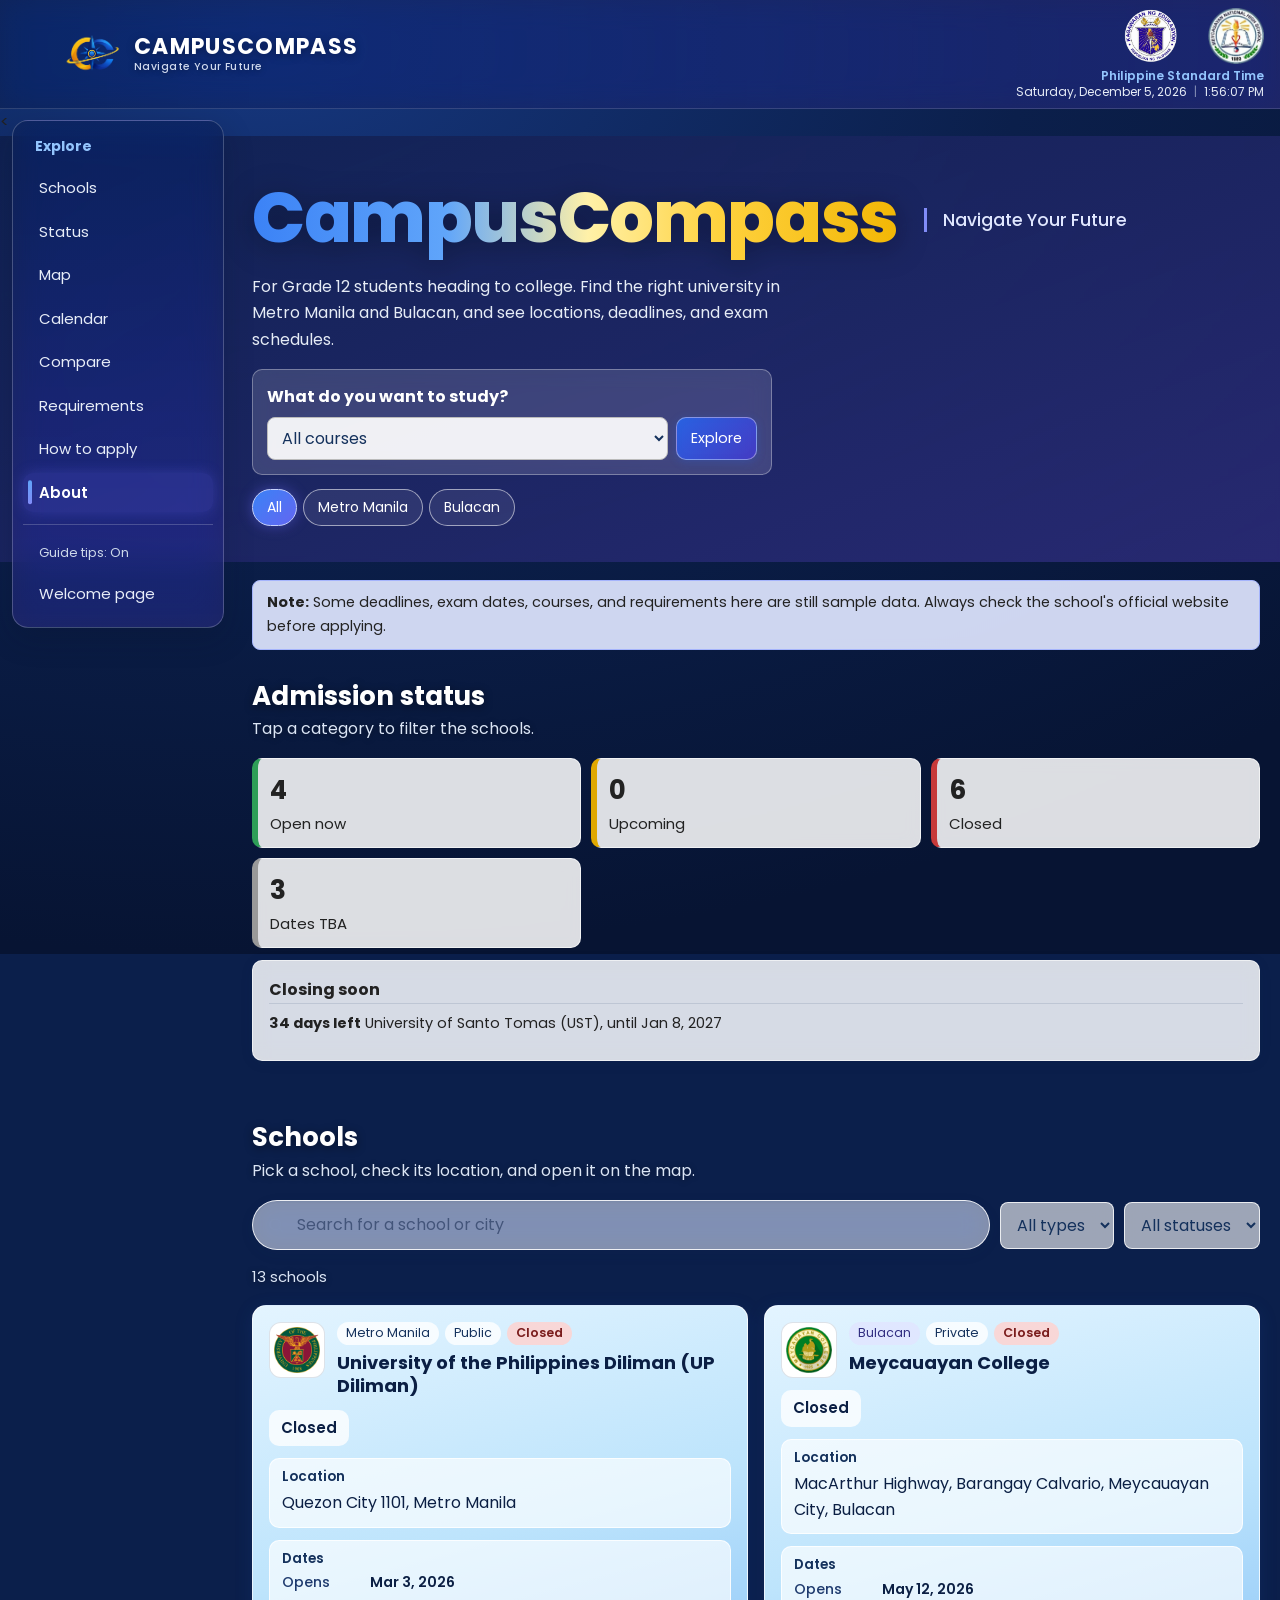
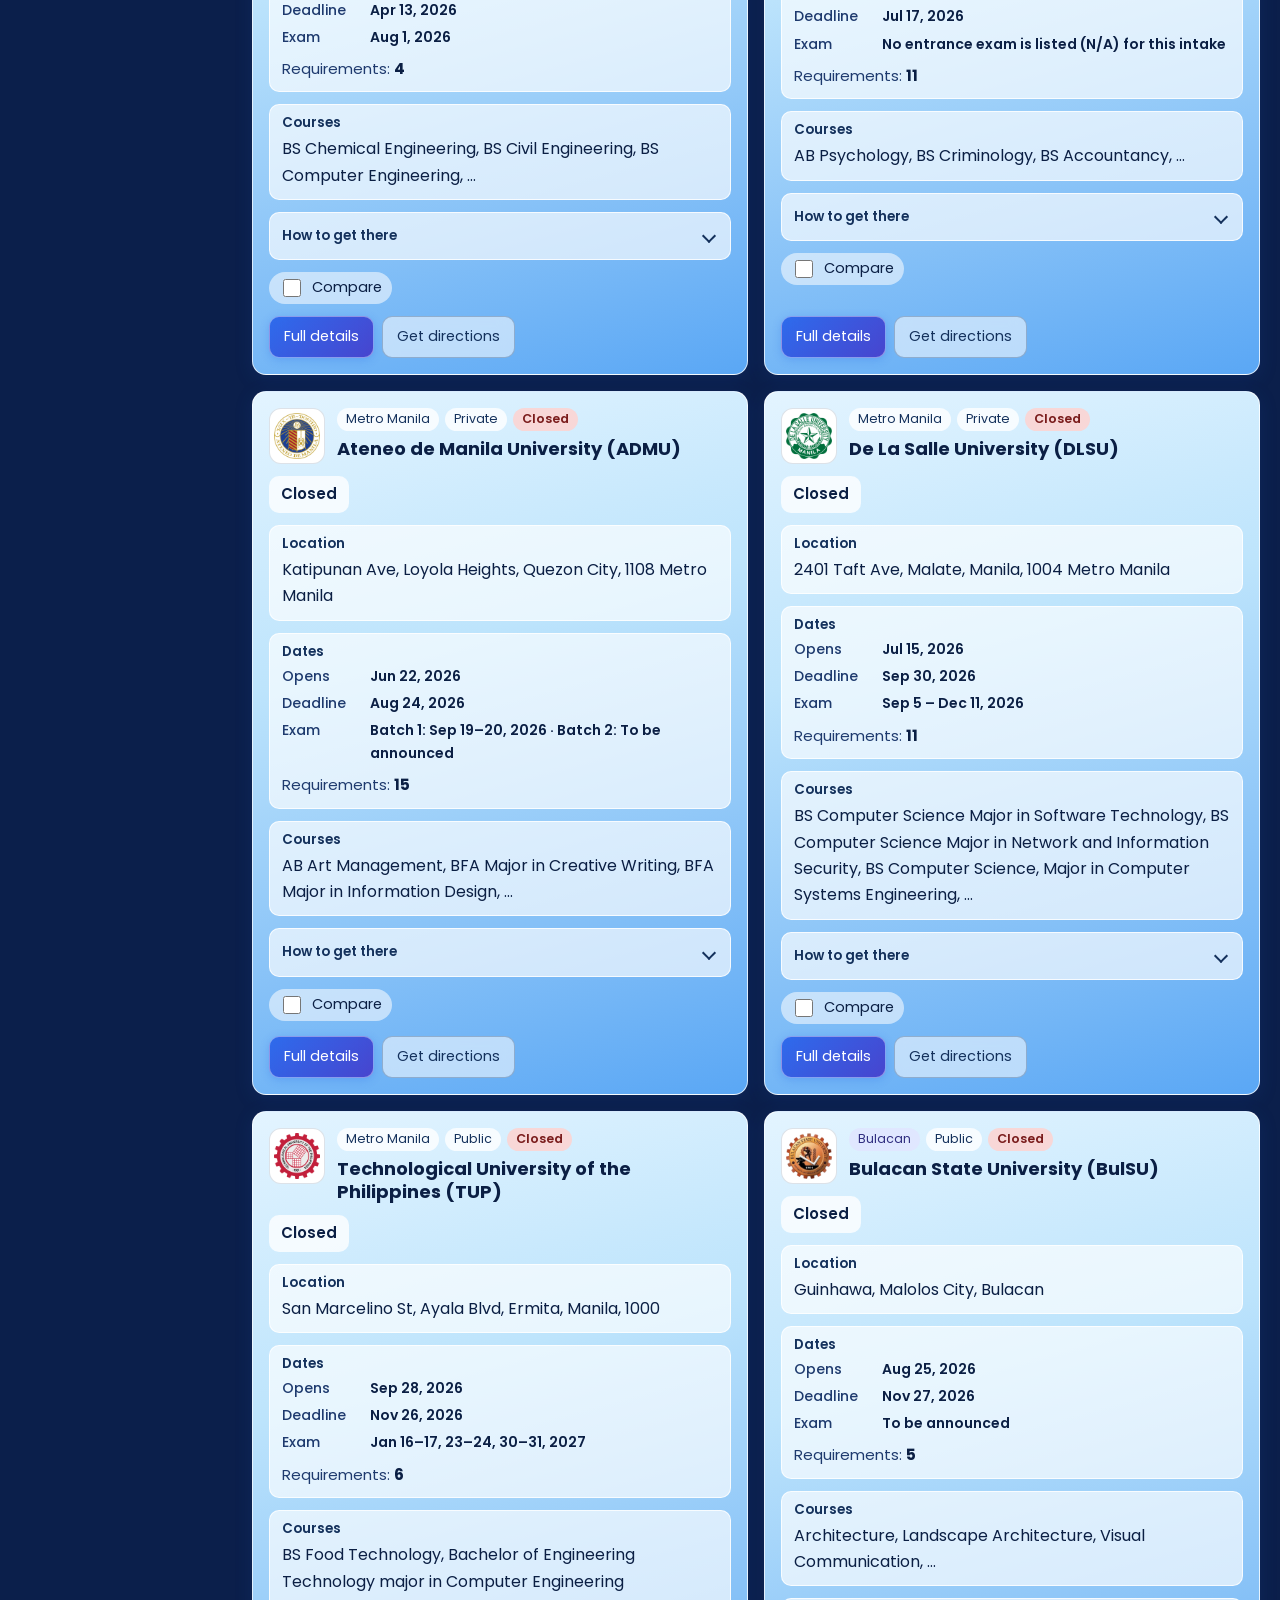
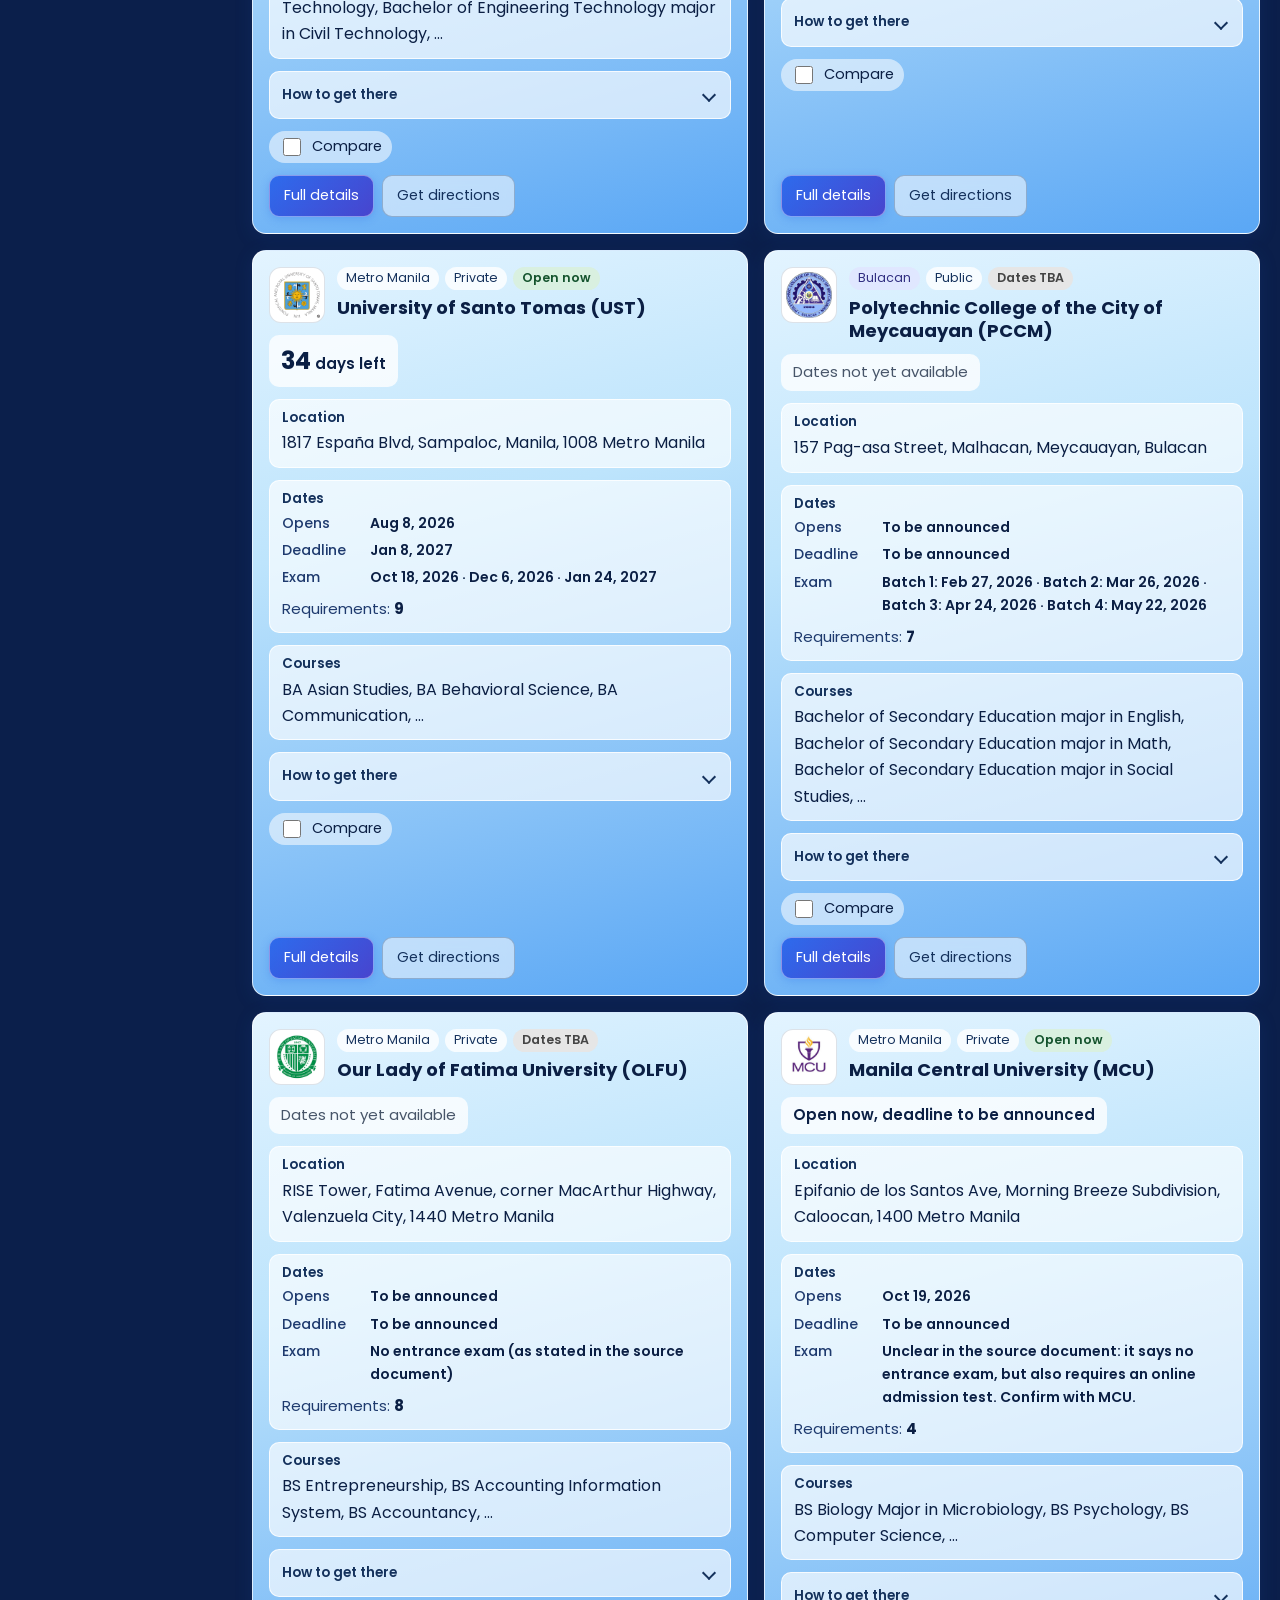
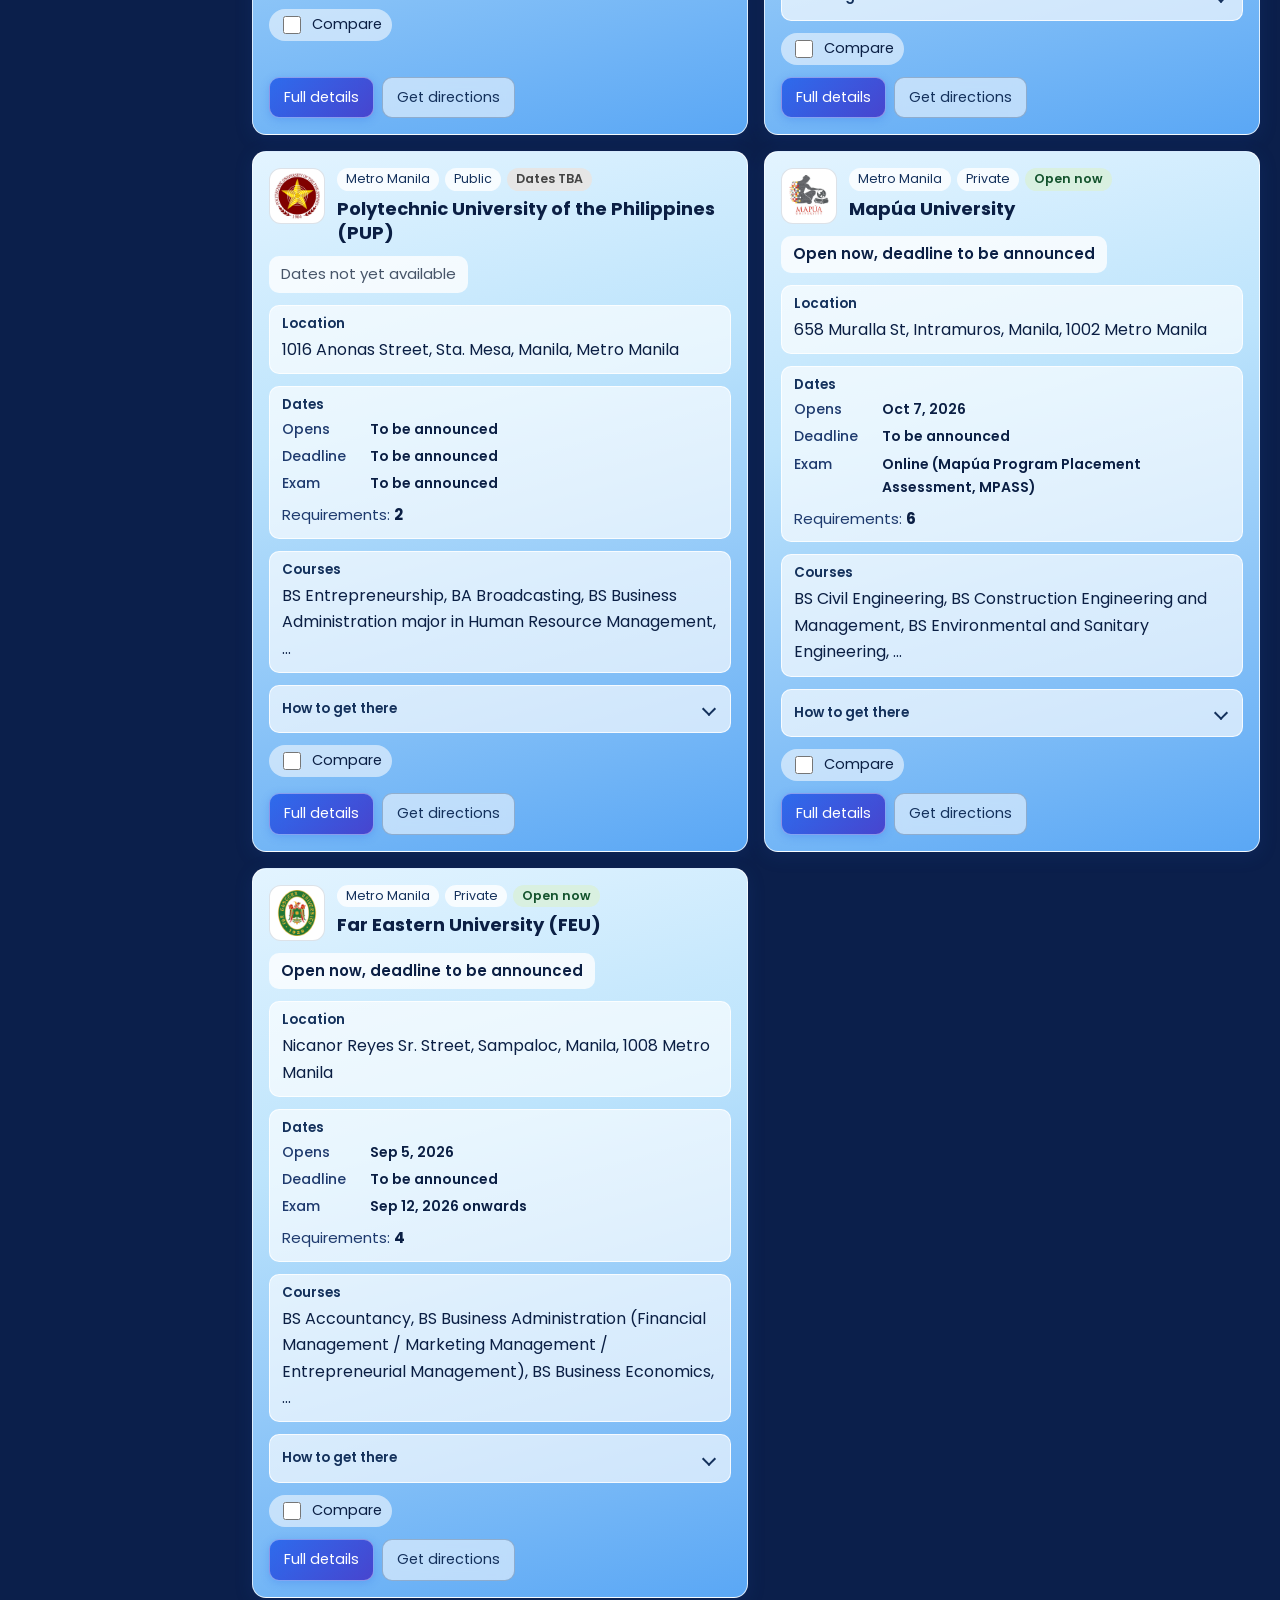
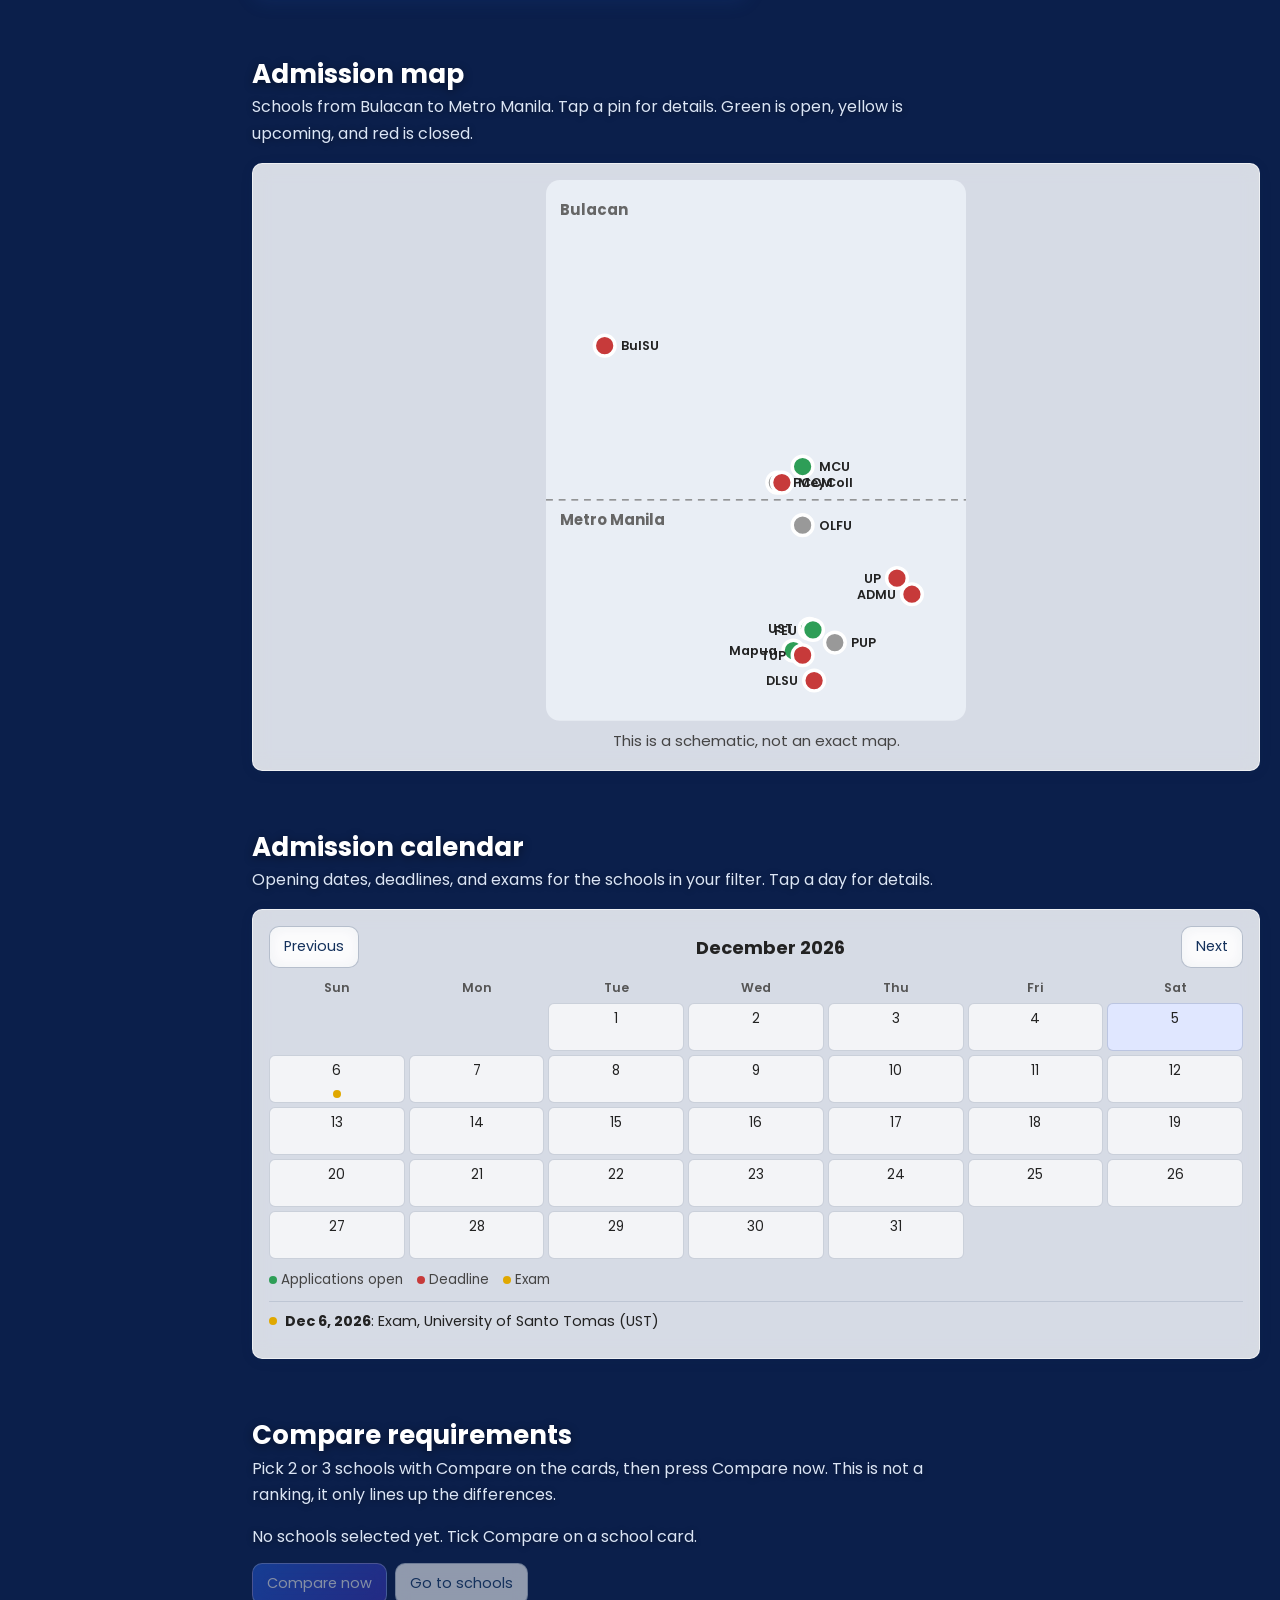
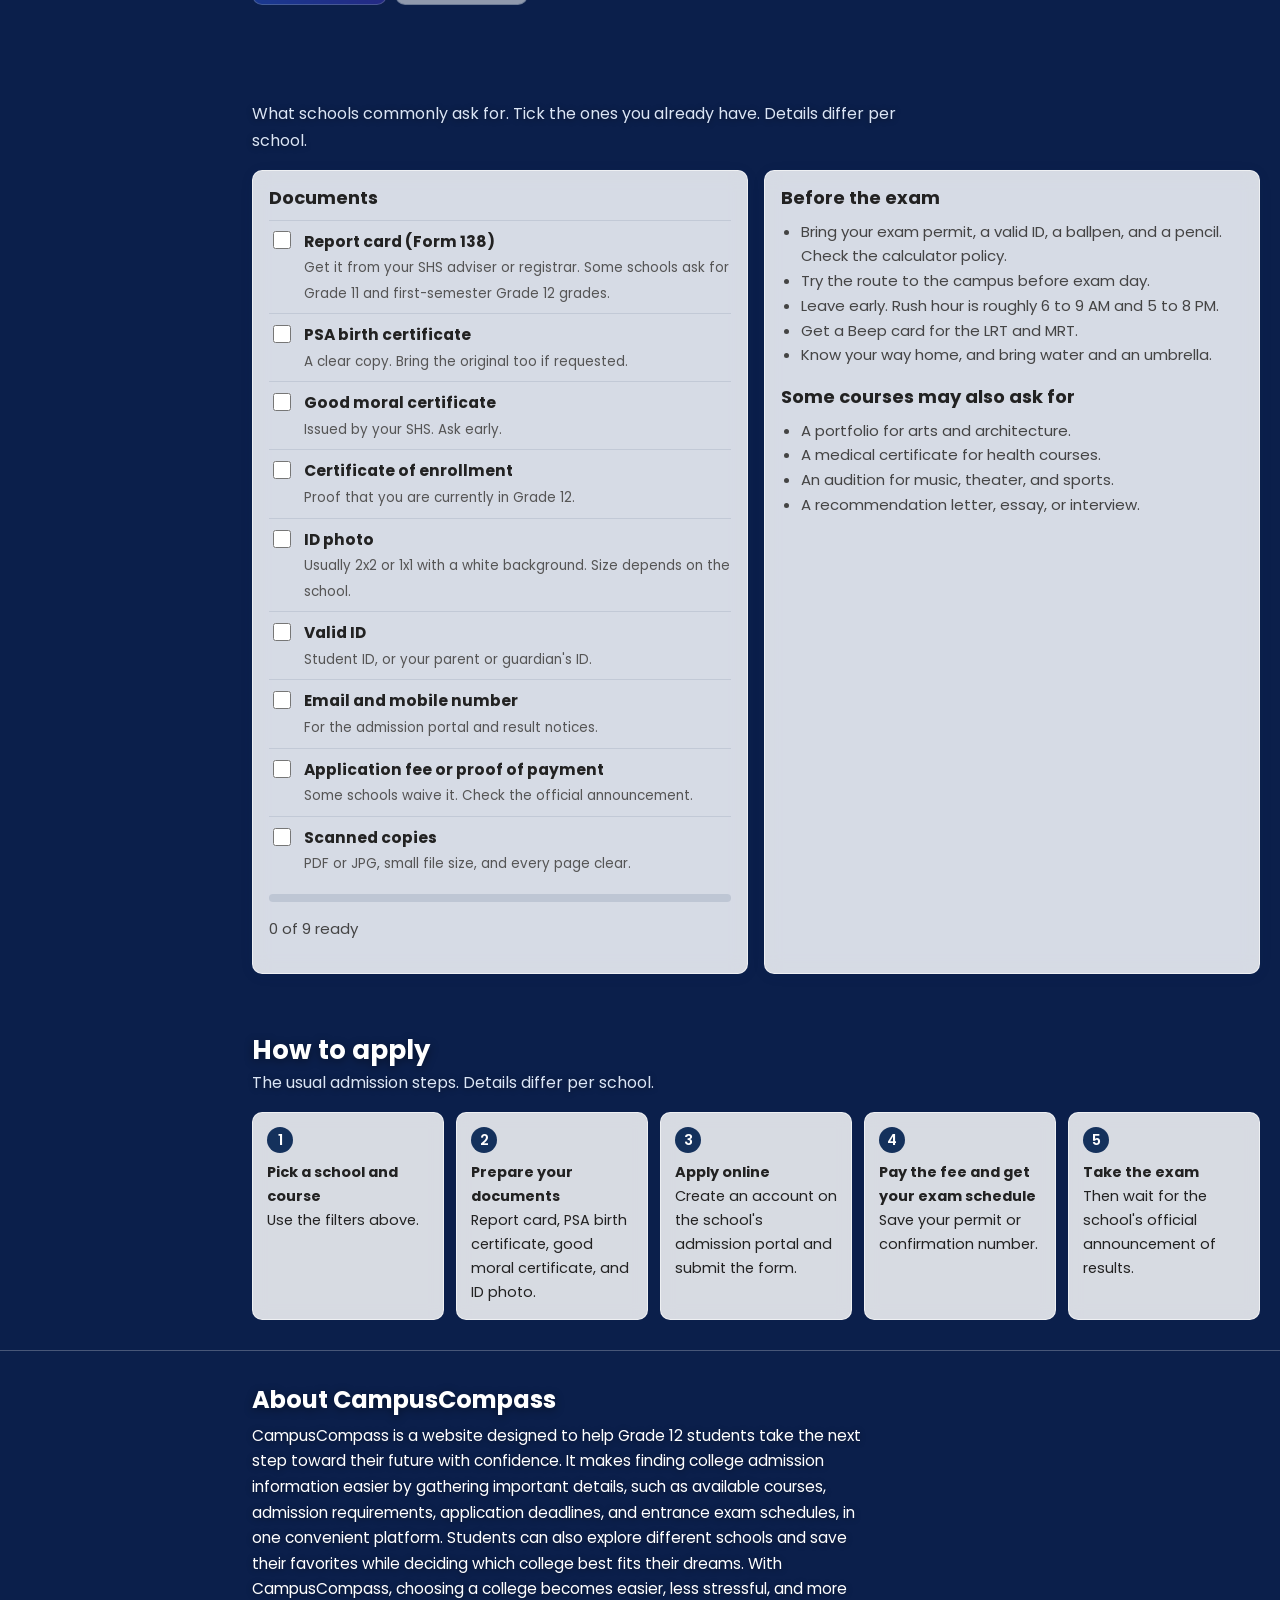
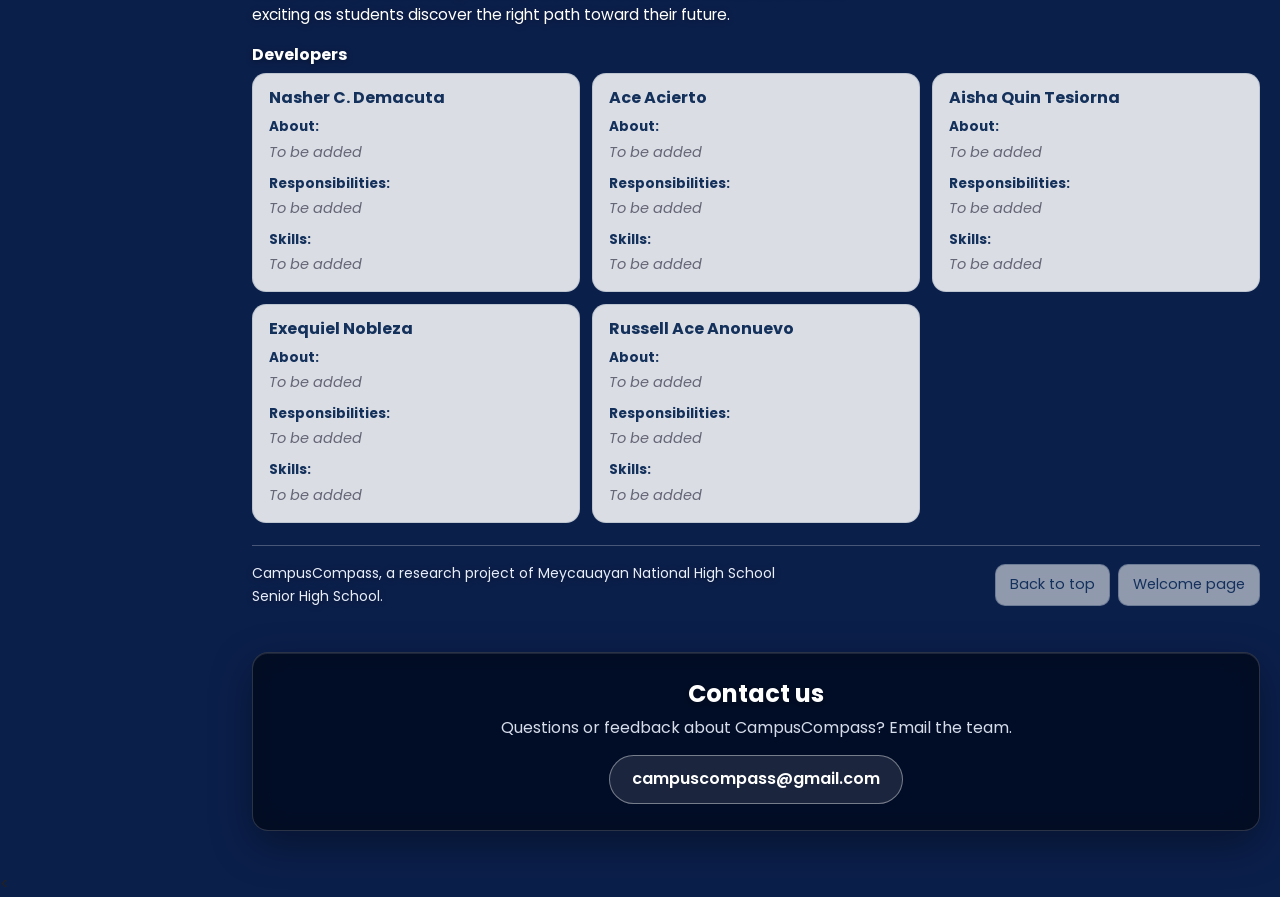
<file: main.html>
<!DOCTYPE html>
<html lang="en">
<head>
<meta charset="utf-8">
<meta name="viewport" content="width=device-width, initial-scale=1">
<title>CampusCompass</title>
<link href="https://fonts.googleapis.com/css2?family=Poppins:wght@400;500;600;700;800&display=swap" rel="stylesheet">
<link rel="stylesheet" href="style.css">
</head>
<body>

<video class="bgv" id="bgv" autoplay muted loop playsinline preload="auto" aria-hidden="true" tabindex="-1" disablepictureinpicture disableremoteplayback
       data-video="assets/video/background.mp4|assets/video/background.webm"
       data-mobile="assets/video/background-mobile.mp4"></video>
<a class="skip" href="#schools">Skip to schools</a>


<header class="top" id="top">
  <div class="top-in">
    <div class="top-left">
      <a class="slot slot-cc" href="index.html" aria-label="CampusCompass welcome page">
        <img src="assets/logos/campuscompass.png" alt="CampusCompass logo" onload="this.parentNode.classList.add('ok')">
        <span class="slot-label">CampusCompass</span>
      </a>
      <a class="cc-title" href="index.html" tabindex="-1" aria-hidden="true"><span class="cc-name">CampusCompass</span><span class="cc-sub">Navigate Your Future</span></a>
    </div>
    <div class="top-right">
      <div class="logo-pair">
        <span class="slot slot-p">
          <img src="assets/logos/deped.png" alt="DepEd logo" onload="this.parentNode.classList.add('ok')">
          <span class="slot-label">DepEd logo</span>
        </span>
        <span class="slot slot-p">
          <img src="assets/logos/mnhs.png" alt="Meycauayan National High School logo" onload="this.parentNode.classList.add('ok')">
          <span class="slot-label">MNHS logo</span>
        </span>
      </div>
      <div class="clock" id="clock">
        <span class="clock-lbl"><span class="l-full">Philippine Standard Time</span><span class="l-short" aria-label="Philippine Standard Time">PST</span></span>
        <span class="clock-val"><span id="clkDate">&nbsp;</span> <span class="clock-sep" aria-hidden="true">|</span> <time id="clkTime">&nbsp;</time></span>
      </div>
    </div>
  </div>
</header>

<
<button class="menu-btn" id="menuBtn" aria-label="Open menu" aria-expanded="false" aria-controls="side">
  <svg viewBox="0 0 24 24" width="22" height="22" fill="none" stroke="currentColor" stroke-width="2" stroke-linecap="round" aria-hidden="true"><path d="M4 7h16M4 12h16M4 17h16"/></svg>
</button>
<div class="nav-bk" id="navBk"></div>
<nav class="side" id="side" aria-label="Main navigation">
  <b class="side-t">Explore</b>
  <a href="#schools">Schools</a>
  <a href="#status">Status</a>
  <a href="#mapa">Map</a>
  <a href="#kalendaryo">Calendar</a>
  <a href="#compare">Compare</a>
  <a href="#req">Requirements</a>
  <a href="#guide">How to apply</a>
  <a href="#about">About</a>
  <div class="side-f">
    <button class="side-b" id="tipsBtn" aria-pressed="true">Guide tips: On</button>
    <a class="side-b" href="index.html">Welcome page</a>
  </div>
</nav>

<header class="hero"><div class="wrap">
<div>
<div class="brand-row">
<h1>CampusCompass</h1>
<p class="tagline">Navigate Your Future</p>
</div>
<p class="lead">For Grade 12 students heading to college. Find the right university in Metro Manila and Bulacan, and see locations, deadlines, and exam schedules.</p>
<div class="pick"><label for="course"><b>What do you want to study?</b></label><div class="trk"><select id="course" style="flex:1"></select><button class="btn" id="explore">Explore</button></div></div>
<div class="seg" role="group" aria-label="Region">
<button data-r="All" aria-pressed="true">All</button><button data-r="Metro Manila" aria-pressed="false">Metro Manila</button><button data-r="Bulacan" aria-pressed="false">Bulacan</button>
</div>
</div>
</div></header>

<main>
<div class="wrap"><p class="note"><b>Note:</b> Some deadlines, exam dates, courses, and requirements here are still sample data. Always check the school's official website before applying.</p></div>

<section id="status"><div class="wrap">
<h2>Admission status</h2><p class="sub">Tap a category to filter the schools.</p>
<div class="board" id="board"></div>
<div class="panel" id="soon" style="margin-top:12px"></div>
</div></section>

<section id="schools"><div class="wrap">
<h2>Schools</h2><p class="sub">Pick a school, check its location, and open it on the map.</p>
<div class="filters">
<div class="search">
  <svg viewBox="0 0 24 24" fill="none" stroke="currentColor" stroke-width="2.2" stroke-linecap="round" aria-hidden="true"><circle cx="11" cy="11" r="7"/><path d="M20 20l-3.5-3.5"/></svg>
  <input type="search" id="q" placeholder="Search for a school or city" aria-label="Search" autocomplete="off">
</div>
<select id="type" aria-label="Type"><option value="">All types</option><option>Public</option><option>Private</option></select>
<select id="stat" aria-label="Status"><option value="">All statuses</option><option value="up">Upcoming</option><option value="on">Open now</option><option value="cl">Closed</option></select>
</div>
<p class="row" id="rc"></p>
<div class="grid" id="grid"></div>
</div></section>

<section id="mapa"><div class="wrap">
<h2>Admission map</h2><p class="sub">Schools from Bulacan to Metro Manila. Tap a pin for details. Green is open, yellow is upcoming, and red is closed.</p>
<div class="panel"><svg id="map" viewBox="0 0 365 470" role="img" aria-label="Schematic map of the schools"></svg><p class="row" style="text-align:center;margin:8px 0 0">This is a schematic, not an exact map.</p></div>
</div></section>

<section id="kalendaryo"><div class="wrap">
<h2>Admission calendar</h2><p class="sub">Opening dates, deadlines, and exams for the schools in your filter. Tap a day for details.</p>
<div class="panel"><div class="calh"><button class="btn o" id="pm">Previous</button><b id="mt"></b><button class="btn o" id="nm">Next</button></div>
<div class="cal" id="calg"></div>
<div class="leg"><span><i class="dot o"></i> Applications open</span><span><i class="dot d"></i> Deadline</span><span><i class="dot x"></i> Exam</span></div>
<ul class="evl" id="evl"></ul></div>
</div></section>

<section id="compare"><div class="wrap">
<h2>Compare requirements</h2><p class="sub">Pick 2 or 3 schools with Compare on the cards, then press Compare now. This is not a ranking, it only lines up the differences.</p>
<p class="row" id="cmpmsg" aria-live="polite"></p><div id="cmpout"></div>
</div></section>

<section id="req"><div class="wrap">
<h2>Requirements</h2><p class="sub">What schools commonly ask for. Tick the ones you already have. Details differ per school.</p>
<div class="two">
<div class="panel"><h3>Documents</h3><ul class="chk" id="chk"></ul><div class="prog"><div id="bar"></div></div><p id="cnt" class="row"></p></div>
<div class="panel"><h3>Before the exam</h3><ul class="tips">
<li>Bring your exam permit, a valid ID, a ballpen, and a pencil. Check the calculator policy.</li>
<li>Try the route to the campus before exam day.</li>
<li>Leave early. Rush hour is roughly 6 to 9 AM and 5 to 8 PM.</li>
<li>Get a Beep card for the LRT and MRT.</li>
<li>Know your way home, and bring water and an umbrella.</li></ul>
<h3 style="margin-top:18px">Some courses may also ask for</h3><ul class="tips">
<li>A portfolio for arts and architecture.</li><li>A medical certificate for health courses.</li><li>An audition for music, theater, and sports.</li><li>A recommendation letter, essay, or interview.</li></ul></div>
</div></div></section>

<section id="guide"><div class="wrap">
<h2>How to apply</h2><p class="sub">The usual admission steps. Details differ per school.</p>
<ol class="steps">
<li><b>Pick a school and course</b>Use the filters above.</li>
<li><b>Prepare your documents</b>Report card, PSA birth certificate, good moral certificate, and ID photo.</li>
<li><b>Apply online</b>Create an account on the school's admission portal and submit the form.</li>
<li><b>Pay the fee and get your exam schedule</b>Save your permit or confirmation number.</li>
<li><b>Take the exam</b>Then wait for the school's official announcement of results.</li>
</ol>
</div></section>
</main>


<footer><div class="wrap">
<section id="about" class="about">
  <h2>About CampusCompass</h2>
  <p class="about-text" id="aboutText">CampusCompass is a website designed to help Grade 12 students take the next step toward their future with confidence. It makes finding college admission information easier by gathering important details, such as available courses, admission requirements, application deadlines, and entrance exam schedules, in one convenient platform. Students can also explore different schools and save their favorites while deciding which college best fits their dreams. With CampusCompass, choosing a college becomes easier, less stressful, and more exciting as students discover the right path toward their future.</p>
  <h3>Developers</h3>
  
  <ul class="devs">
    <li><h4 class="dev-n">Nasher C. Demacuta</h4><dl><dt>About:</dt><dd class="pending">To be added</dd><dt>Responsibilities:</dt><dd class="pending">To be added</dd><dt>Skills:</dt><dd class="pending">To be added</dd></dl></li>
    <li><h4 class="dev-n">Ace Acierto</h4><dl><dt>About:</dt><dd class="pending">To be added</dd><dt>Responsibilities:</dt><dd class="pending">To be added</dd><dt>Skills:</dt><dd class="pending">To be added</dd></dl></li>
    <li><h4 class="dev-n">Aisha Quin Tesiorna</h4><dl><dt>About:</dt><dd class="pending">To be added</dd><dt>Responsibilities:</dt><dd class="pending">To be added</dd><dt>Skills:</dt><dd class="pending">To be added</dd></dl></li>
    <li><h4 class="dev-n">Exequiel Nobleza</h4><dl><dt>About:</dt><dd class="pending">To be added</dd><dt>Responsibilities:</dt><dd class="pending">To be added</dd><dt>Skills:</dt><dd class="pending">To be added</dd></dl></li>
    <li><h4 class="dev-n">Russell Ace Anonuevo</h4><dl><dt>About:</dt><dd class="pending">To be added</dd><dt>Responsibilities:</dt><dd class="pending">To be added</dd><dt>Skills:</dt><dd class="pending">To be added</dd></dl></li>
  </ul>
</section>
<div class="foot-b">
  <p>CampusCompass, a research project of Meycauayan National High School Senior High School.</p>
  <div class="foot-links"><button class="btn o" id="toTop">Back to top</button><a class="btn o" href="index.html">Welcome page</a></div>
</div>
  </div></footer>


<section id="contact" class="contact"><div class="wrap">
  <div class="contact-card">
    <h2>Contact us</h2>
    <p>Questions or feedback about CampusCompass? Email the team.</p>
    <a class="contact-mail" id="contactMail" href="mailto:YOUR.TEAM.EMAIL@gmail.com">campuscompass@gmail.com</a>
  </div>
</div></section>


<div class="tray" id="tray" aria-hidden="true"><div class="tray-in">
  <div class="tray-l"><b id="trayCount"></b><span id="trayNames"></span></div>
  <div class="tray-a"><button class="btn o" id="trayClear" tabindex="-1">Clear</button><button class="btn" id="trayGo" tabindex="-1">Compare now</button></div>
</div></div>

<
<dialog id="dlg"><div id="dbody"></div><div class="acts" style="margin-top:14px"><button class="btn o" id="dx">Close</button></div></dialog>


<dialog id="cmpdlg" aria-labelledby="cmpTitle">
  <div class="cmp-head">
    <h3 id="cmpTitle">School comparison</h3>
    <button class="x-btn" id="cmpX" aria-label="Close comparison">&times;</button>
  </div>
  <p class="row cmp-note">This only lines up the information in CampusCompass. It is not a ranking. "Not yet available" means we do not have that information yet.</p>
  <div id="cmpBody"></div>
  <div class="acts cmp-acts">
    <button class="btn o" id="cmpBack">Back to school selection</button>
    <button class="btn" id="cmpClose">Close</button>
  </div>
</dialog>

<script src="bgvideo.js"></script>
<script src="script.js"></script>
</body>
</html>
</file>
<file: style.css>
:root{--navy:#14315c;--navy-d:#0e2445;--blue:#2563eb;--sky:#7cc4f8;--indigo:#4f46e5;--indigo-d:#3730a3;--gray:#64748b;--ice:#93c5fd;--navw:236px;--hh:104px}
*{box-sizing:border-box}
html{scroll-behavior:smooth;scroll-padding-top:104px}
html,body{margin:0}
html{background:#0a1630}
body{font-family:Poppins,Arial,sans-serif;font-size:16px;line-height:1.65;color:#222;background:#0b1f4b;
  opacity:0;animation:bodyIn .8s ease forwards}
h1,h2,h3,h4{margin:0;line-height:1.25}
h3{font-size:18px}
a{color:var(--navy)}
.wrap{max-width:1040px;margin:0 auto;padding:0 16px}
.skip{position:absolute;left:-999px;top:8px;background:#fff;color:var(--navy);padding:8px 12px;border-radius:8px;z-index:100}
.skip:focus{left:8px}


body::before{
  content:"";position:fixed;left:0;right:0;top:-6%;height:112%;z-index:-2;
  background:radial-gradient(120% 90% at 20% 10%,#16377f 0%,#0b1f4b 50%,#071433 100%);
  animation:bgBob 18s ease-in-out infinite alternate;will-change:transform;
}
@keyframes bgBob{0%{transform:translateY(0)}100%{transform:translateY(3.2%)}}


.bgv{position:fixed;inset:0;width:100%;height:100%;object-fit:cover;z-index:-2;opacity:0;transition:opacity 1.2s ease;pointer-events:none}

html.has-video body::before{animation-play-state:paused;will-change:auto}
@keyframes bodyIn{to{opacity:1}}


.top{position:sticky;top:0;z-index:30;background:linear-gradient(90deg,rgba(14,32,78,.62),rgba(49,46,129,.55));color:#fff;
  backdrop-filter:blur(14px) saturate(150%);-webkit-backdrop-filter:blur(14px) saturate(150%);
  border-bottom:1px solid rgba(255,255,255,.14);transition:transform .35s ease,background .3s ease,box-shadow .3s ease}
.top.scrolled{background:linear-gradient(90deg,rgba(12,26,66,.88),rgba(40,38,110,.84));box-shadow:0 6px 22px rgba(0,0,0,.22)}
.top.hide{transform:translateY(-102%)}
.top-in{display:flex;align-items:center;justify-content:space-between;gap:16px;padding:8px 16px 8px 64px;min-height:var(--hh)}
.top-left{display:flex;align-items:center;min-width:0}
.top-right{display:flex;flex-direction:column;align-items:flex-end;gap:4px;flex:none}
.logo-pair{display:flex;align-items:center;gap:8px}


.slot{position:relative;display:inline-flex;align-items:center;justify-content:center;height:56px;min-width:56px;text-decoration:none;color:#fff}
.slot img{display:none;height:56px;width:auto;max-width:170px;object-fit:contain}
.slot.ok img{display:block}
.slot.ok .slot-label{display:none}
.slot-p{border:1px dashed rgba(255,255,255,.5);border-radius:10px;padding:0 10px;font-size:11px;line-height:1.2;text-align:center;color:#dfe6f1}
.slot-p.ok{border:0;padding:0}
.slot-cc{justify-content:flex-start}
.slot-cc .slot-label{font-weight:800;font-size:24px;letter-spacing:-.01em;background:linear-gradient(90deg,#60a5fa,#fff1a8 60%,#ffd23f);-webkit-background-clip:text;background-clip:text;-webkit-text-fill-color:transparent;color:transparent}
.slot-cc.ok img{max-width:200px}

.top-left{gap:14px}
.slot-cc.ok img{max-width:72px}
.cc-title{display:flex;flex-direction:column;justify-content:center;gap:2px;text-decoration:none;white-space:nowrap;min-width:0}
.cc-name{font-weight:700;font-size:22px;line-height:1.1;letter-spacing:.06em;text-transform:uppercase;color:#fff;text-shadow:0 2px 8px rgba(0,0,0,.35)}
.cc-sub{font-weight:500;font-size:10.5px;line-height:1.2;letter-spacing:.04em;color:#cfd9ee;text-shadow:0 1px 6px rgba(0,0,0,.4)}
.slot-cc:not(.ok)+.cc-title{display:none}

.clock{display:flex;flex-direction:column;align-items:flex-end;text-align:right;font-size:12px;line-height:1.35;color:#e6ecf6}
.clock-lbl{font-weight:600;color:var(--ice)}
.clock-lbl .l-short{display:none}
.clock-val{font-variant-numeric:tabular-nums;white-space:nowrap;overflow:hidden;text-overflow:ellipsis}
.clock-sep{opacity:.5;margin:0 4px}

@keyframes topIn{from{opacity:0;transform:translateY(-24px)}}
@keyframes sideIn{from{opacity:0;transform:translateX(-28px)}}
.top{animation:topIn .7s ease .1s backwards}
.side{animation:sideIn .7s ease .3s backwards}

.side{position:fixed;left:12px;top:calc(var(--hh) + 16px);width:212px;max-height:calc(100vh - var(--hh) - 32px);overflow-y:auto;z-index:25;
  display:flex;flex-direction:column;gap:4px;padding:14px 10px;border-radius:16px;color:#fff;
  background:linear-gradient(180deg,rgba(14,32,78,.58),rgba(49,46,129,.5));border:1px solid rgba(255,255,255,.22);
  backdrop-filter:blur(16px) saturate(160%);-webkit-backdrop-filter:blur(16px) saturate(160%);
  box-shadow:0 10px 30px rgba(10,20,40,.22);transition:top .35s ease,transform .3s ease,visibility 0s}
body.hdr-off .side{top:16px;max-height:calc(100vh - 32px)}
.side-t{font-size:14px;color:var(--ice);padding:0 12px 6px}
.side a,.side-b{position:relative;display:block;color:#e8eef8;text-decoration:none;font:inherit;font-size:15px;line-height:1.3;
  padding:10px 12px 10px 16px;border-radius:10px;border:0;background:transparent;text-align:left;cursor:pointer;
  transition:background .2s ease,color .2s ease,transform .2s ease,box-shadow .3s ease}
.side a::before{content:"";position:absolute;left:5px;top:50%;width:4px;height:0;border-radius:4px;background:linear-gradient(#60a5fa,#818cf8);
  transform:translateY(-50%);transition:height .25s ease}
.side a:hover,.side-b:hover{background:rgba(255,255,255,.14);color:#fff;transform:translateX(3px)}
.side a.active{background:rgba(99,102,241,.16);color:#fff;font-weight:600;box-shadow:0 0 14px rgba(99,102,241,.28)}
.side a.active::before{height:60%}
.side a.glow{animation:navGlow .9s ease-out}
@keyframes navGlow{0%{box-shadow:0 0 0 0 rgba(99,102,241,.85),0 0 22px rgba(99,102,241,.7)}100%{box-shadow:0 0 0 14px rgba(99,102,241,0),0 0 14px rgba(99,102,241,.28)}}
.side-f{margin-top:8px;padding-top:10px;border-top:1px solid rgba(255,255,255,.2);display:flex;flex-direction:column;gap:2px}
.side-b{font-size:13px;color:#cdd8ea}
.menu-btn,.nav-bk{display:none}


.hero{background:linear-gradient(160deg,rgba(15,32,78,.9),rgba(49,46,129,.78));color:#fff;padding:44px 0 36px;
  backdrop-filter:blur(2px);-webkit-backdrop-filter:blur(2px)}
.brand-row{display:flex;align-items:center;flex-wrap:wrap;gap:10px 26px;margin-bottom:14px}
.hero h1{margin:0;font-weight:800;letter-spacing:-.02em;line-height:1.08;white-space:nowrap;font-size:clamp(2.6rem,5.8vw,4.4rem);padding-bottom:.06em;
  background:linear-gradient(90deg,#3b82f6 0%,#60a5fa 30%,#fff1a8 52%,#ffd23f 72%,#f2b705 100%);
  -webkit-background-clip:text;background-clip:text;-webkit-text-fill-color:transparent;color:transparent;
  filter:drop-shadow(0 4px 16px rgba(0,0,0,.35));animation:riseIn .7s ease .05s both}
.hero .tagline{margin:0;max-width:300px;font-size:1.08rem;font-weight:500;line-height:1.4;color:#e0e7ff;
  border-left:3px solid #818cf8;padding-left:16px;animation:riseIn .7s ease .2s both}
.hero p.lead{max-width:560px;color:#e6ecf6;margin:0 0 16px;animation:riseIn .6s ease .3s both}
.pick{background:rgba(255,255,255,.14);color:#fff;padding:14px;border-radius:10px;max-width:520px;
  border:1px solid rgba(255,255,255,.32);backdrop-filter:blur(10px);-webkit-backdrop-filter:blur(10px);
  animation:riseIn .6s ease .4s both}
.pick label{display:block;margin-bottom:6px}
.pick .trk{margin:0}
.pick select{background:rgba(255,255,255,.92);color:var(--navy)}
.seg{margin-top:14px;display:flex;gap:6px;flex-wrap:wrap;animation:riseIn .6s ease .5s both}
.seg button{background:rgba(255,255,255,.08);color:#fff;border:1px solid rgba(255,255,255,.55);padding:6px 14px;
  border-radius:999px;cursor:pointer;font:inherit;font-size:14px;transition:background .2s ease,transform .15s ease}
.seg button:hover{background:rgba(255,255,255,.2);transform:translateY(-1px)}
.seg button[aria-pressed=true]{background:linear-gradient(135deg,#3b82f6,#6366f1);border-color:#c7d2fe;color:#fff;box-shadow:0 0 14px rgba(99,102,241,.45)}
@keyframes riseIn{from{opacity:0;transform:translateY(10px)}to{opacity:1;transform:none}}


.rv{opacity:0;transform:translateY(20px) scale(.98)}
.rv.rv-l{transform:translateX(-18px)}
body .rv.rv{transition:opacity .55s ease var(--d,0ms),transform .55s ease var(--d,0ms)}
.rv.in{opacity:1;transform:none}
.rv.rv-l.in{transform:none}
body .rv.rv.done{transition:transform .22s ease,box-shadow .22s ease,background .2s ease;transition-delay:0ms}


.pulse{animation:glowPulse .65s ease-out}
@keyframes glowPulse{0%{box-shadow:0 0 0 0 rgba(99,102,241,.8),0 0 18px rgba(99,102,241,.7)}100%{box-shadow:0 0 0 14px rgba(99,102,241,0),0 0 0 rgba(99,102,241,0)}}
.attn{animation:attn 1.1s ease-out 3;position:relative;z-index:1}
@keyframes attn{0%{box-shadow:0 0 0 0 rgba(99,102,241,.9)}100%{box-shadow:0 0 0 16px rgba(99,102,241,0)}}

section{padding:30px 0}
section>.wrap{position:relative}
section h2{font-size:26px;color:#fff;margin-bottom:4px;text-shadow:0 2px 10px rgba(0,0,0,.45)}
.sub{color:#dbe5f5;margin:0 0 16px;text-shadow:0 1px 6px rgba(0,0,0,.45)}
.row{font-size:15px;color:#444}
.row b{color:#222}

#rc,#cmpmsg{color:#dbe5f5;text-shadow:0 1px 6px rgba(0,0,0,.45)}
.note{background:rgba(224,231,255,.92);border:1px solid #a5b4fc;padding:10px 14px;border-radius:8px;font-size:14.5px;margin:18px 0 0;
  backdrop-filter:blur(6px);-webkit-backdrop-filter:blur(6px)}
.panel{background:rgba(255,255,255,.84);border:1px solid rgba(255,255,255,.6);border-radius:10px;padding:16px;
  backdrop-filter:blur(10px) saturate(140%);-webkit-backdrop-filter:blur(10px) saturate(140%);
  box-shadow:0 2px 14px rgba(20,49,92,.07);transition:box-shadow .25s ease,transform .25s ease}
.panel:hover{box-shadow:0 8px 24px rgba(20,49,92,.12)}
.two{display:grid;grid-template-columns:1fr 1fr;gap:16px}
input,select{font:inherit;padding:8px 10px;border:1px solid #bbb;border-radius:8px;background:#fff;color:#222;min-width:0;
  transition:border-color .2s ease,box-shadow .2s ease}
input:focus,select:focus{border-color:var(--navy)}
.btn{background:linear-gradient(135deg,rgba(37,99,235,.9),rgba(67,56,202,.9));color:#fff;border:1px solid rgba(255,255,255,.4);padding:8px 14px;border-radius:10px;font:inherit;font-size:14.5px;
  cursor:pointer;text-decoration:none;display:inline-block;backdrop-filter:blur(8px);-webkit-backdrop-filter:blur(8px);
  box-shadow:0 2px 8px rgba(37,99,235,.25);transition:background .25s ease,transform .18s ease,box-shadow .25s ease,border-color .25s ease}
.btn:hover{background:linear-gradient(135deg,rgba(29,78,216,.96),rgba(55,48,202,.96));transform:translateY(-2px);box-shadow:0 8px 18px rgba(67,56,202,.35),0 0 16px rgba(99,102,241,.4)}
.btn:active{transform:translateY(0) scale(.98)}
.btn[disabled]{opacity:.5;cursor:not-allowed;transform:none;box-shadow:none}
.btn.o{background:rgba(255,255,255,.55);color:var(--navy);border:1px solid rgba(20,49,92,.28);box-shadow:none}
.btn.o:hover{background:rgba(255,255,255,.88);box-shadow:0 6px 14px rgba(67,56,202,.2),0 0 14px rgba(99,102,241,.3)}
button:focus-visible,a:focus-visible,input:focus-visible,select:focus-visible,summary:focus-visible{outline:3px solid var(--indigo);outline-offset:2px;box-shadow:0 0 0 6px rgba(165,180,252,.6)}
.tag{font-size:12.5px;background:#e6ebf3;color:var(--navy);padding:2px 9px;border-radius:999px;display:inline-block;line-height:1.5}
.tag.b{background:#e0e7ff;color:#312e81}
.st{font-size:12.5px;font-weight:600;padding:2px 9px;border-radius:999px;display:inline-block;line-height:1.5}
.st.on{background:#d9f0e0;color:#14532d}
.st.up{background:#fff0c2;color:#6b4e00}
.st.cl{background:#f8d7d7;color:#7a1c1c}
.st.na{background:#e6e6e6;color:#444}
.tag.unv{background:#fdf0c4;color:#6b4e00}
.chips{display:flex;gap:6px;flex-wrap:wrap;align-items:center}
.chips button{border:1px solid #bbb;background:#fff;border-radius:999px;padding:4px 10px;font:inherit;font-size:13px;cursor:pointer;
  transition:background .2s ease,transform .15s ease}
.chips button:hover{background:#eef2f8;transform:translateY(-1px)}


.board{display:grid;grid-template-columns:repeat(3,1fr);gap:10px}
.board button{background:rgba(255,255,255,.86);border:1px solid rgba(255,255,255,.6);border-left-width:6px;border-radius:10px;
  padding:10px 12px;text-align:left;font:inherit;font-size:15px;cursor:pointer;color:#222;
  backdrop-filter:blur(8px);-webkit-backdrop-filter:blur(8px);
  transition:transform .18s ease,box-shadow .18s ease}
.board button:hover{transform:translateY(-3px);box-shadow:0 8px 18px rgba(20,49,92,.14)}
.board button b{display:block;font-size:26px}
.board .on{border-left-color:#2e9e57}
.board .up{border-left-color:#e0a800}
.board .cl{border-left-color:#c73a3a}
.board .na{border-left-color:#999}
.board .sel{background:#eef2f8;outline:2px solid var(--navy)}


.filters{display:flex;flex-wrap:wrap;gap:10px;margin-bottom:14px;align-items:center}
.search{position:relative;flex:1 1 260px;isolation:isolate}
.search::before{content:"";position:absolute;inset:-3px;border-radius:999px;z-index:-1;opacity:0;filter:blur(9px);
  background:linear-gradient(110deg,#7dd3fc,#6366f1,#7dd3fc,#6366f1);background-size:300% 100%;
  transition:opacity .35s ease;animation:liquid 6s linear infinite;animation-play-state:paused}
.search:focus-within::before{opacity:.55;animation-play-state:running}
@keyframes liquid{to{background-position:300% 0}}
.search svg{position:absolute;left:15px;top:50%;width:18px;height:18px;margin-top:-9px;color:var(--navy);pointer-events:none;
  transition:transform .3s ease,color .3s ease}
.search:focus-within svg{transform:scale(1.15) rotate(-8deg)}
.filters .search input[type=search]{width:100%;padding:11px 16px 11px 44px;border-radius:999px;
  background:rgba(255,255,255,.5);border:1px solid rgba(255,255,255,.85);color:#0e2445;
  backdrop-filter:blur(14px) saturate(170%);-webkit-backdrop-filter:blur(14px) saturate(170%);
  box-shadow:inset 0 1px 2px rgba(20,49,92,.08),0 4px 14px rgba(20,49,92,.08);
  transition:background .3s ease,box-shadow .3s ease,border-color .3s ease,transform .25s ease}
.filters .search input[type=search]::placeholder{color:#43557a}
.filters .search input[type=search]:hover{background:rgba(255,255,255,.65)}
.filters .search input[type=search]:focus{background:rgba(255,255,255,.82);border-color:#fff;outline:none;
  box-shadow:inset 0 1px 2px rgba(20,49,92,.08),0 8px 22px rgba(20,49,92,.16);transform:translateY(-1px)}
.filters select{background:rgba(255,255,255,.6);border:1px solid rgba(255,255,255,.8);color:var(--navy);padding:10px 12px;
  backdrop-filter:blur(10px);-webkit-backdrop-filter:blur(10px)}


.grid{display:grid;grid-template-columns:repeat(auto-fill,minmax(min(100%,330px),1fr));gap:16px}
.school{background:linear-gradient(165deg,#e3f4ff 0%,#bde4fc 36%,#86c1f7 72%,#5aa7f5 100%);color:#0b1f44;
  border:1px solid rgba(255,255,255,.75);border-radius:14px;padding:16px;
  display:flex;flex-direction:column;gap:12px;box-shadow:0 4px 18px rgba(30,80,160,.18);
  transition:transform .22s ease,box-shadow .25s ease;min-width:0}
.school:hover{transform:translateY(-4px);box-shadow:0 14px 30px rgba(30,80,160,.28),0 0 18px rgba(99,102,241,.2)}
.sh{display:flex;gap:12px;align-items:flex-start}
.shm{min-width:0;flex:1;display:flex;flex-direction:column;gap:6px}
.school h3{color:#0b1f44;font-size:18px;line-height:1.3;overflow-wrap:anywhere}
.school .tag{background:rgba(255,255,255,.8);color:#14315c}
.school .tag.b{background:#e0e7ff;color:#312e81}
.school .row{color:#1e3a6e}
.school .row b{color:#0b1f44}
.lg{position:relative;flex:none;width:56px;height:56px;border-radius:12px;background:#fff;border:1px solid rgba(20,49,92,.14);
  display:flex;align-items:center;justify-content:center;overflow:hidden}

.lg img{position:absolute;inset:0;display:block;width:100%;height:100%;object-fit:contain;padding:4px;opacity:0;transition:opacity .25s ease}
.lg.ok img{opacity:1}
.lg.ok .mono{display:none}
.mono{font-weight:700;font-size:11px;line-height:1.1;color:var(--navy);text-align:center;padding:2px;overflow-wrap:anywhere}
.lg.sm{width:44px;height:44px;border-radius:10px}
.lg.lgx{width:64px;height:64px}
.school .cdp{background:rgba(255,255,255,.78);border-radius:10px;padding:6px 12px;width:fit-content;max-width:100%}
.blk{background:rgba(255,255,255,.66);border:1px solid rgba(255,255,255,.8);border-radius:10px;padding:10px 12px}
.blk h4{font-size:13.5px;color:#14315c;margin-bottom:4px;font-weight:600}
.blk p{margin:0;overflow-wrap:anywhere;color:#0b1f44}
.blk ul{margin:0;padding-left:18px;font-size:14.5px;color:#0b1f44}
.blk li{margin-bottom:5px;overflow-wrap:anywhere}
.blk li b{color:#0b1f44}
.exp{background:rgba(255,255,255,.66);border:1px solid rgba(255,255,255,.8);border-radius:10px;padding:6px 12px}
.exp summary{cursor:pointer;font-weight:600;font-size:13.5px;color:#14315c;padding:6px 0;list-style:none;display:flex;align-items:center;gap:8px;border-radius:8px;transition:color .2s ease}
.exp summary:hover{color:var(--indigo)}
.exp summary::-webkit-details-marker{display:none}
.exp summary::after{content:"";width:8px;height:8px;border-right:2px solid currentColor;border-bottom:2px solid currentColor;transform:rotate(45deg);margin-left:auto;margin-right:4px;transition:transform .25s ease}
.exp[open] summary::after{transform:rotate(-135deg)}
.exp ul{margin:6px 0 6px;padding-left:18px;font-size:14.5px;color:#0b1f44}
.exp li{margin-bottom:6px;overflow-wrap:anywhere}
.exp li b{color:#0b1f44}
.dates{display:grid;grid-template-columns:78px 1fr;gap:4px 10px;font-size:14px;margin:0}
.dates dt{color:#1e3a6e;font-weight:500}
.dates dd{margin:0;color:#0b1f44;font-weight:600;overflow-wrap:anywhere}
.cdp{font-size:15px;font-weight:600}
.cdp b{font-size:24px}
.cdp.hot{color:#b3261e}
.cdp.na{color:#475569;font-weight:400}
.cmp{font-size:14.5px;display:flex;gap:8px;align-items:center;cursor:pointer;width:max-content;max-width:100%;padding:4px 10px;border-radius:999px;background:rgba(255,255,255,.55);color:#0b1f44;
  transition:background .2s ease,box-shadow .25s ease,transform .18s ease}
.cmp:hover{background:rgba(255,255,255,.9);box-shadow:0 0 12px rgba(99,102,241,.3);transform:translateY(-1px)}
.cmp input{width:18px;height:18px;padding:0}
.acts{display:flex;gap:8px;flex-wrap:wrap;margin-top:auto}


#map{width:100%;max-width:420px;display:block;margin:0 auto}
.pin{cursor:pointer;transition:transform .2s ease}
.pin:hover{transform:scale(1.12)}
.pin circle{stroke:#fff;stroke-width:3;transition:r .2s ease}
.pin.on circle{fill:#2e9e57}
.pin.up circle{fill:#e0a800}
.pin.cl circle{fill:#c73a3a}
.pin.na circle{fill:#999}
.pin.pulse{animation:pinGlow .65s ease-out}
@keyframes pinGlow{0%{filter:drop-shadow(0 0 0 rgba(99,102,241,.9))}50%{filter:drop-shadow(0 0 10px rgba(99,102,241,.95))}100%{filter:none}}
.pin text{font:600 11px Poppins,Arial,sans-serif;fill:#222}
.pin.off{opacity:.25}
.rg{font:700 13px Poppins,Arial,sans-serif;fill:#666}


.calh{display:flex;align-items:center;justify-content:space-between;gap:8px;margin-bottom:10px}
.calh b{font-size:18px}
.cal{display:grid;grid-template-columns:repeat(7,1fr);gap:4px}
.dow{font-size:12.5px;color:#555;text-align:center;font-weight:600}
.day{display:flex;flex-direction:column;align-items:center;justify-content:space-between;min-height:48px;
  border:1px solid rgba(20,49,92,.18);background:rgba(255,255,255,.7);color:#222;border-radius:6px;padding:4px 2px;
  font:inherit;font-size:13.5px;cursor:pointer;transition:transform .15s ease,background .2s ease}
.day:hover{transform:translateY(-2px);background:#fff}
.day.sel{border-color:var(--navy);box-shadow:0 0 0 2px var(--navy)}
.day.tdy{background:#e0e7ff}
.dots{display:flex;gap:2px;min-height:8px}
.dot{width:8px;height:8px;border-radius:50%;display:inline-block}
.dot.o{background:#2e9e57}
.dot.d{background:#c73a3a}
.dot.x{background:#e0a800}
.leg{display:flex;flex-wrap:wrap;gap:14px;font-size:13.5px;color:#444;margin:10px 0}
.evl{list-style:none;margin:0;padding:0;font-size:14.5px}
.evl li{padding:8px 0;border-top:1px solid rgba(20,49,92,.12);display:flex;gap:8px;align-items:flex-start}
.evl .dot{margin-top:7px;flex:none}


.sel-list{display:flex;flex-wrap:wrap;gap:8px;align-items:center}
.sel-chip{display:inline-flex;align-items:center;gap:8px;background:rgba(255,255,255,.85);border:1px solid rgba(20,49,92,.2);border-radius:999px;padding:4px 6px 4px 12px;font-size:14px}
.sel-chip button{border:0;background:rgba(20,49,92,.1);color:var(--navy);width:24px;height:24px;border-radius:50%;cursor:pointer;font:inherit;line-height:1}
.sel-chip button:hover{background:rgba(20,49,92,.2)}


.tray{position:fixed;left:0;right:0;bottom:14px;z-index:40;display:flex;justify-content:center;pointer-events:none;
  opacity:0;transform:translateY(24px);visibility:hidden;transition:opacity .3s ease,transform .3s ease,visibility 0s .3s}
.tray.show{opacity:1;transform:none;visibility:visible;transition:opacity .3s ease,transform .3s ease}
.tray-in{pointer-events:auto;display:flex;align-items:center;gap:14px;max-width:min(680px,calc(100% - 24px));width:100%;
  padding:10px 12px 10px 16px;border-radius:16px;background:rgba(255,255,255,.72);border:1px solid rgba(255,255,255,.85);
  backdrop-filter:blur(16px) saturate(170%);-webkit-backdrop-filter:blur(16px) saturate(170%);box-shadow:0 10px 30px rgba(20,49,92,.25)}
.tray-l{flex:1;min-width:0;font-size:14px;color:#222;display:flex;flex-direction:column}
.tray-l span{color:#444;font-size:13px;overflow:hidden;text-overflow:ellipsis;white-space:nowrap}
.tray-a{display:flex;gap:8px;flex:none}
@media(min-width:1100px){.tray{padding-left:var(--navw)}}


#cmpdlg{max-width:1000px;width:calc(100% - 24px);padding:18px 18px 16px;color:#f1f5f9;background:rgba(8,10,18,.74);
  border:1px solid rgba(255,255,255,.16);backdrop-filter:blur(24px) saturate(150%);-webkit-backdrop-filter:blur(24px) saturate(150%);
  box-shadow:0 26px 70px rgba(0,0,0,.6),inset 0 1px 0 rgba(255,255,255,.08)}
#cmpdlg::backdrop{background:rgba(2,4,10,.62);backdrop-filter:blur(5px);-webkit-backdrop-filter:blur(5px)}
.cmp-head{display:flex;align-items:center;justify-content:space-between;gap:10px}
.cmp-head h3{font-size:22px;color:#fff}
.x-btn{width:40px;height:40px;border-radius:50%;border:1px solid rgba(255,255,255,.28);background:rgba(255,255,255,.08);color:#fff;
  font-size:26px;line-height:1;cursor:pointer;flex:none;transition:background .2s ease,transform .25s ease,box-shadow .25s ease}
.x-btn:hover{background:rgba(255,255,255,.18);transform:rotate(90deg);box-shadow:0 0 14px rgba(129,140,248,.5)}
.cmp-note{margin:6px 0 12px;color:#cbd5e1}
.cmpx{overflow-x:auto;overflow-y:auto;max-height:62vh;border:1px solid rgba(255,255,255,.16);border-radius:12px;background:rgba(255,255,255,.04)}
.cmpg{min-width:calc(var(--n,2)*210px)}
.cmp-row{display:grid;grid-template-columns:repeat(var(--n,2),minmax(0,1fr));gap:0}
.cmp-cat{grid-column:1/-1;background:rgba(99,102,241,.22);color:#c7d2fe;font-weight:600;font-size:13.5px;padding:6px 12px;border-top:1px solid rgba(255,255,255,.12)}
.cmp-cell{padding:10px 12px;font-size:14.5px;line-height:1.55;overflow-wrap:anywhere;border-left:1px solid rgba(255,255,255,.1);color:#f1f5f9}
.cmp-cell:first-child{border-left:0}
.cmp-cell.na{color:#a8b3c7;font-style:italic}
.cmp-cell a{color:#93c5fd}
.cmp-cell ul{margin:0;padding-left:18px}
.cmp-cell li{margin-bottom:4px}
.cmp-cell ul.sc{max-height:200px;overflow:auto;padding-right:6px}
.cmp-sch{position:sticky;top:0;z-index:2;background:rgba(10,12,22,.94);border-bottom:1px solid rgba(255,255,255,.18)}
.cmp-sch .cmp-cell{display:flex;gap:10px;align-items:center}
.cmp-sch b{display:block;color:#fff;font-size:15px;line-height:1.25}
.cmp-sch small{display:block;color:#cbd5e1;font-size:12.5px;line-height:1.3}
.cmp-acts{margin-top:14px;justify-content:space-between}
#cmpdlg .btn.o{background:rgba(255,255,255,.1);color:#fff;border:1px solid rgba(255,255,255,.3)}
#cmpdlg .btn.o:hover{background:rgba(255,255,255,.2)}


.chk{list-style:none;padding:0;margin:10px 0}
.chk li{padding:8px 0;border-top:1px solid rgba(20,49,92,.1)}
.chk label{display:flex;gap:10px;cursor:pointer;font-size:15.5px}
.chk span{color:#555;font-size:13.5px}
.chk input{padding:0;width:18px;height:18px;margin-top:3px;flex:none}
.prog{height:8px;background:rgba(20,49,92,.12);border-radius:4px;overflow:hidden}
#bar{height:100%;background:#2e9e57;width:0;transition:width .3s ease}
.tips{margin:10px 0 0;padding-left:20px;font-size:15px;color:#444}


ol.steps{list-style:none;counter-reset:s;padding:0;margin:0;display:grid;grid-template-columns:repeat(auto-fit,minmax(190px,1fr));gap:12px}
ol.steps li{counter-increment:s;background:rgba(255,255,255,.84);border:1px solid rgba(255,255,255,.6);border-radius:10px;
  padding:14px;font-size:14.5px;backdrop-filter:blur(8px);-webkit-backdrop-filter:blur(8px);
  transition:transform .2s ease,box-shadow .2s ease}
ol.steps li:hover{transform:translateY(-3px);box-shadow:0 8px 18px rgba(20,49,92,.14)}
ol.steps li::before{content:counter(s);display:block;width:26px;height:26px;line-height:26px;text-align:center;
  border-radius:50%;background:var(--navy);color:#fff;font-weight:600;margin-bottom:8px}
ol.steps b{display:block}


.trk{display:flex;gap:8px;margin-bottom:12px}
.trk input{flex:1}
.tl{list-style:none;margin:14px 0 0;padding:0}
.tl li{padding:6px 0 6px 26px;position:relative;color:#555}
.tl li::before{content:"";position:absolute;left:4px;top:12px;width:12px;height:12px;border-radius:50%;
  border:2px solid #bbb;background:#fff}
.tl li.done{color:#222}
.tl li.done::before{background:#2e9e57;border-color:#2e9e57}


dialog{border:1px solid rgba(255,255,255,.5);border-radius:14px;background:rgba(255,255,255,.96);color:#222;
  max-width:560px;width:calc(100% - 24px);padding:18px;max-height:88vh;
  backdrop-filter:blur(16px) saturate(160%);-webkit-backdrop-filter:blur(16px) saturate(160%);
  opacity:0;transform:translateY(14px) scale(.97);transition:opacity .22s ease,transform .22s ease}
dialog.show{opacity:1;transform:translateY(0) scale(1)}
dialog::backdrop{background:rgba(10,20,40,.45)}
dialog h3{font-size:22px;margin:8px 0;overflow-wrap:anywhere}
dialog h4{margin:14px 0 4px;font-size:14.5px;color:var(--navy)}
#dbody ul,#dbody p{font-size:15px}
#dbody li{margin-bottom:5px;overflow-wrap:anywhere}
.dh{display:flex;gap:12px;align-items:center;margin-top:8px}
.dh h3{margin:0}


.tip{position:absolute;right:16px;top:0;z-index:5;max-width:290px;opacity:0;transform:translateY(8px) scale(.96);visibility:hidden;
  transition:opacity .35s ease,transform .35s ease,visibility 0s .35s}
.tip.show{opacity:1;transform:none;visibility:visible;transition:opacity .35s ease,transform .35s ease}
.tip-c{display:flex;align-items:flex-start;gap:4px;background:rgba(255,255,255,.9);border:1px solid rgba(99,102,241,.7);
  border-radius:14px;padding:4px 4px 4px 4px;box-shadow:0 8px 22px rgba(20,49,92,.18);
  backdrop-filter:blur(12px);-webkit-backdrop-filter:blur(12px);animation:floaty 4.5s ease-in-out infinite}
.tip-t{flex:1;border:0;background:transparent;font:inherit;font-size:13.5px;line-height:1.45;color:#14315c;text-align:left;padding:8px 8px 8px 10px;border-radius:10px;cursor:pointer;
  transition:background .2s ease}
.tip-t.plain{cursor:default}
.tip-t:not(.plain):hover{background:rgba(99,102,241,.18)}
.tip-x{flex:none;width:30px;height:30px;border:0;background:transparent;color:#555;font-size:20px;line-height:1;border-radius:50%;cursor:pointer}
.tip-x:hover{background:rgba(20,49,92,.1)}
@keyframes floaty{0%,100%{transform:translateY(0)}50%{transform:translateY(-4px)}}
@media(min-width:1100px){section .sub{max-width:calc(100% - 310px)}}


footer{padding:24px 0 36px;color:#e8eefb;font-size:14px;border-top:1px solid rgba(255,255,255,.25)}
.about{padding:10px 0 22px}
.about h2{font-size:24px}
.about-text{max-width:70ch;margin:8px 0 18px;font-size:15.5px;color:#fff;text-shadow:0 1px 6px rgba(0,0,0,.45)}
.about-text.pending{color:#dbe5f5;font-style:italic}
.about h3{font-size:16px;color:#fff;margin-bottom:8px;text-shadow:0 1px 6px rgba(0,0,0,.45)}
.devs{list-style:none;margin:0;padding:0;display:grid;grid-template-columns:repeat(auto-fill,minmax(min(100%,250px),1fr));gap:12px}
.devs li{background:rgba(255,255,255,.85);border:1px solid rgba(20,49,92,.14);border-radius:14px;padding:14px 16px;font-size:14.5px;color:#14315c;min-width:0;
  transition:transform .2s ease,box-shadow .25s ease}
.devs li:hover{transform:translateY(-2px);box-shadow:0 6px 16px rgba(20,49,92,.16),0 0 12px rgba(99,102,241,.35)}
.dev-n{font-size:16px;color:var(--navy);margin:0 0 8px;font-weight:700;overflow-wrap:anywhere}
.devs dl{margin:0}
.devs dt{font-weight:700;color:var(--navy);font-size:13.5px;margin-top:8px}
.devs dd{margin:2px 0 0;color:#222;overflow-wrap:anywhere}
.devs dd.pending{color:#667;font-style:italic}


.contact{padding:8px 0 40px}
.contact-card{background:rgba(0,0,0,.58);color:#f1f5f9;border:1px solid rgba(255,255,255,.16);border-radius:16px;padding:26px 28px;text-align:center;
  backdrop-filter:blur(16px) saturate(140%);-webkit-backdrop-filter:blur(16px) saturate(140%);
  box-shadow:0 14px 40px rgba(0,0,0,.35),inset 0 1px 0 rgba(255,255,255,.1)}
.contact-card h2{color:#fff;font-size:24px;margin:0 0 6px}
.contact-card p{margin:0 0 14px;color:#d5dcea}
.contact-mail{display:inline-block;color:#fff;font-weight:600;font-size:16px;text-decoration:none;overflow-wrap:anywhere;
  padding:10px 22px;border-radius:999px;border:1px solid rgba(255,255,255,.4);background:rgba(255,255,255,.1);
  transition:background .2s ease,box-shadow .25s ease,transform .18s ease}
.contact-mail:hover{background:rgba(255,255,255,.2);transform:translateY(-2px);box-shadow:0 0 16px rgba(129,140,248,.6)}
.contact-mail:focus-visible{outline-color:#a5b4fc}
.foot-b{border-top:1px solid rgba(255,255,255,.25);padding-top:16px;display:flex;gap:16px;flex-wrap:wrap;justify-content:space-between;align-items:center}
.foot-b p{margin:0;max-width:62ch;text-shadow:0 1px 6px rgba(0,0,0,.45)}
.foot-links{display:flex;gap:8px;flex-wrap:wrap}
.foot-links .btn:hover,.foot-links .btn:focus-visible{box-shadow:0 0 16px rgba(99,102,241,.7),0 6px 14px rgba(20,49,92,.2)}


@media(min-width:1100px){
  .hero>.wrap,main .wrap,footer .wrap,.contact .wrap{margin-left:max(var(--navw),calc((100vw - 1040px)/2));margin-right:auto}
}

@media(max-width:1099px){
  html{scroll-padding-top:96px}
  .menu-btn{display:flex;align-items:center;justify-content:center;position:fixed;left:10px;top:10px;z-index:60;width:44px;height:44px;border-radius:12px;
    border:1px solid rgba(255,255,255,.35);background:rgba(14,30,58,.6);color:#fff;cursor:pointer;
    backdrop-filter:blur(12px);-webkit-backdrop-filter:blur(12px);transition:background .2s ease,transform .2s ease}
  .menu-btn:hover{background:rgba(14,30,58,.85)}
  .nav-bk{display:block;position:fixed;inset:0;z-index:45;background:rgba(10,20,40,.45);opacity:0;visibility:hidden;transition:opacity .3s ease,visibility 0s .3s}
  body.nav-open .nav-bk{opacity:1;visibility:visible;transition:opacity .3s ease}
  .side{z-index:55;left:0;top:0;bottom:0;width:min(280px,82vw);max-height:none;border-radius:0 16px 16px 0;padding:68px 12px 16px;
    transform:translateX(-105%);visibility:hidden;transition:transform .3s ease,visibility 0s .3s}
  body.hdr-off .side{top:0;max-height:none}
  body.nav-open .side{transform:none;visibility:visible;transition:transform .3s ease}
  /* floating tips become small toasts */
  .tip{position:fixed;right:12px;left:auto;bottom:14px;top:auto;width:calc(100% - 24px);max-width:340px;z-index:35}
  body.has-tray .tip{bottom:84px}
}

@media(max-width:760px){
  .two{grid-template-columns:1fr}
  .hero h1{font-size:32px}
  .board{grid-template-columns:1fr}
  :root{--hh:92px}
  .slot-cc .slot-label{font-size:17px}
  .cc-name{font-size:15px;letter-spacing:.04em}
  .cc-sub{display:none}
  .top-left{gap:8px}
  .slot-cc.ok img{max-width:56px;height:40px}
  .slot{height:42px;min-width:42px}
  .slot img{height:42px;max-width:96px}
  .slot-p{min-width:42px;height:42px;font-size:9.5px;padding:0 6px}
  .top-in{padding-left:62px;gap:8px}
  .top-right{gap:3px}
  .logo-pair{gap:6px}
  .clock{font-size:10.5px}
  .clock-lbl .l-full{display:none}.clock-lbl .l-short{display:inline}
  .clock-val{white-space:normal;display:flex;flex-direction:column;align-items:flex-end}
  .clock-sep{display:none}
  .hero .tagline{border-left:0;padding-left:0;max-width:none;font-size:1rem}
  .brand-row{gap:6px}
  .hero h1{font-size:clamp(1.75rem,9vw,2.6rem)}
  .tray-in{flex-wrap:wrap}
  .tray-a{width:100%}.tray-a .btn{flex:1}
  .cmp-acts .btn{flex:1}
  .dates{grid-template-columns:70px 1fr}
}


@media (prefers-reduced-motion:reduce){
  html{scroll-behavior:auto}
  body{animation:none;opacity:1}
  body::before{animation:none}
  *,*::before,*::after{animation-duration:.001ms!important;animation-iteration-count:1!important;transition-duration:.001ms!important;transition-delay:0ms!important}
  .rv{opacity:1;transform:none}
  .tip-c{animation:none}
}
</file>
